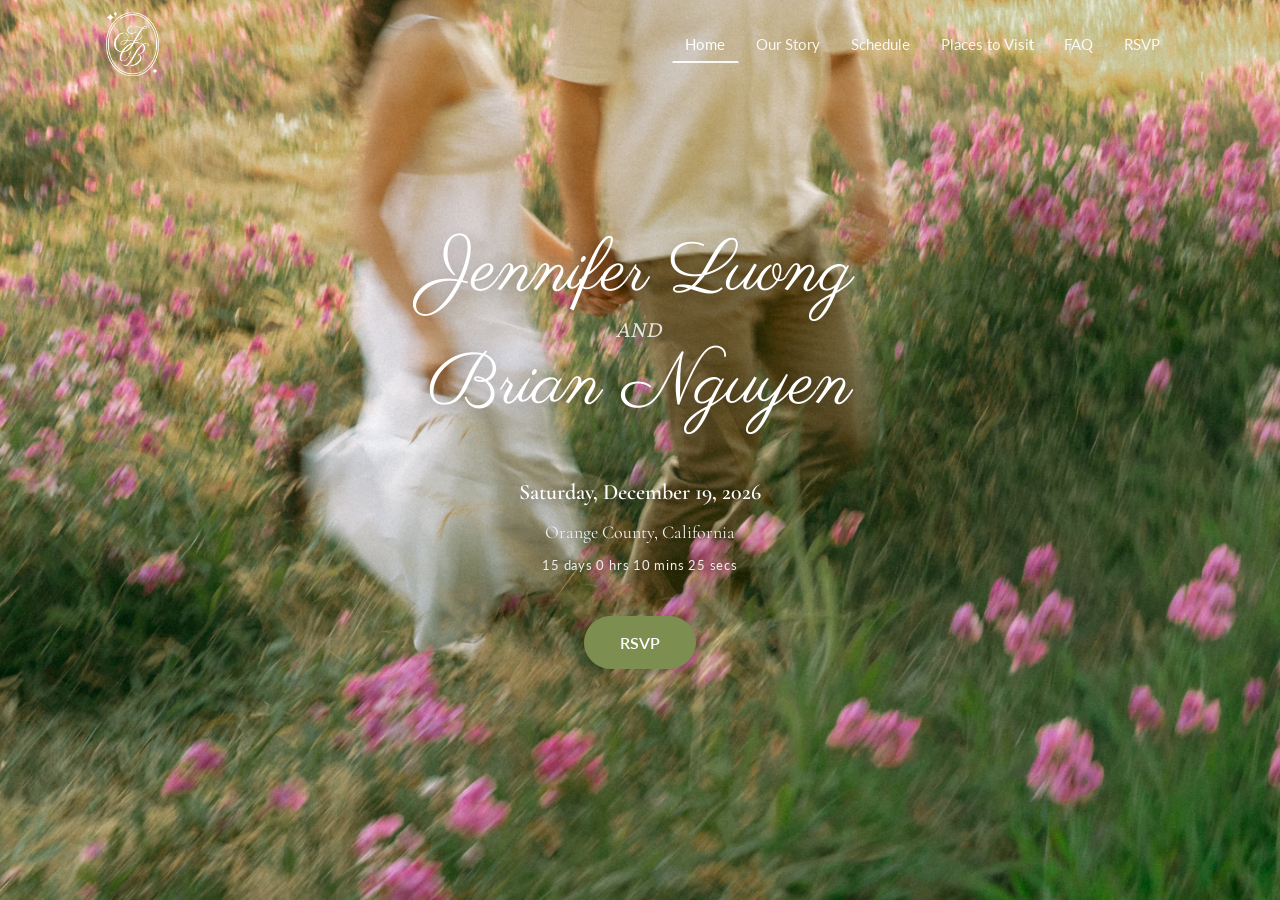
<file: index.html>
<!doctype html>
<html lang="en">
<head>
  <meta charset="utf-8">
  <meta name="viewport" content="width=device-width, initial-scale=1">
  <title>Jennifer & Brian's Wedding</title>
  <meta name="description" content="Jennifer and Brian's wedding details, story, schedule, frequently asked questions, and rsvp.">

  <!-- Social share preview -->
  <meta property="og:title" content="Jennifer & Brian's Wedding">
  <meta property="og:description" content="Jennifer and Brian's wedding details, story, schedule, FAQs, and RSVP.">
  <meta property="og:image" content="https://jen-and-brian.github.io/assets/images/DSC05276.jpg">
  <meta property="og:url" content="https://jen-and-brian.github.io">

  <link rel="preconnect" href="https://fonts.googleapis.com">
  <link rel="preconnect" href="https://fonts.gstatic.com" crossorigin>
  <link href="https://fonts.googleapis.com/css2?family=Cormorant+Garamond:wght@500;600;700&family=Crimson+Pro:wght@400;600&family=Dancing+Script:wght@600;700&family=Lato:wght@400;700&family=Parisienne&display=swap" rel="stylesheet">
  <link rel="stylesheet" href="assets/css/styles.css">
</head>

<body>
  <div class="page-hero page-hero--home">
    <header class="site-header">
      <div class="header-inner">
        <a class="wordmark" href="index.html"><img class="nav-logo" src="assets/images/logo.png" alt="J & B"></a>
        <button class="nav-toggle" data-nav-toggle aria-expanded="false" aria-controls="main-nav" aria-label="Menu">☰</button>
        <ul class="main-nav" id="main-nav" data-nav>
          <li><a class="active" href="index.html">Home</a></li>
          <li><a href="our-story/">Our Story</a></li>
          <li><a href="schedule/">Schedule</a></li>
          <li><a href="places-to-visit/">Places to Visit</a></li>
          <li><a href="faq/">FAQ</a></li>
          <li><a href="https://withjoy.com/jen-and-brian-2026/rsvp">RSVP</a></li>
        </ul>
      </div>
    </header>
    <div class="hero-content">
      <div class="hero-names">
        <p class="hero-name">Jennifer Luong</p>
        <p class="hero-ampersand">AND</p>
        <p class="hero-name">Brian Nguyen</p>
      </div>
      <div class="hero-details">
        <p class="home-date">Saturday, December 19, 2026</p>
        <p class="home-location">Orange County, California</p>
        <p class="home-countdown" data-countdown="2026-12-19T17:00:00"></p>
        <a class="button-rsvp" href="https://withjoy.com/jen-and-brian-2026/rsvp">RSVP</a>
      </div>
    </div>
  </div>

  <script src="assets/js/site.js" defer></script>
</body>
</html>
</file>
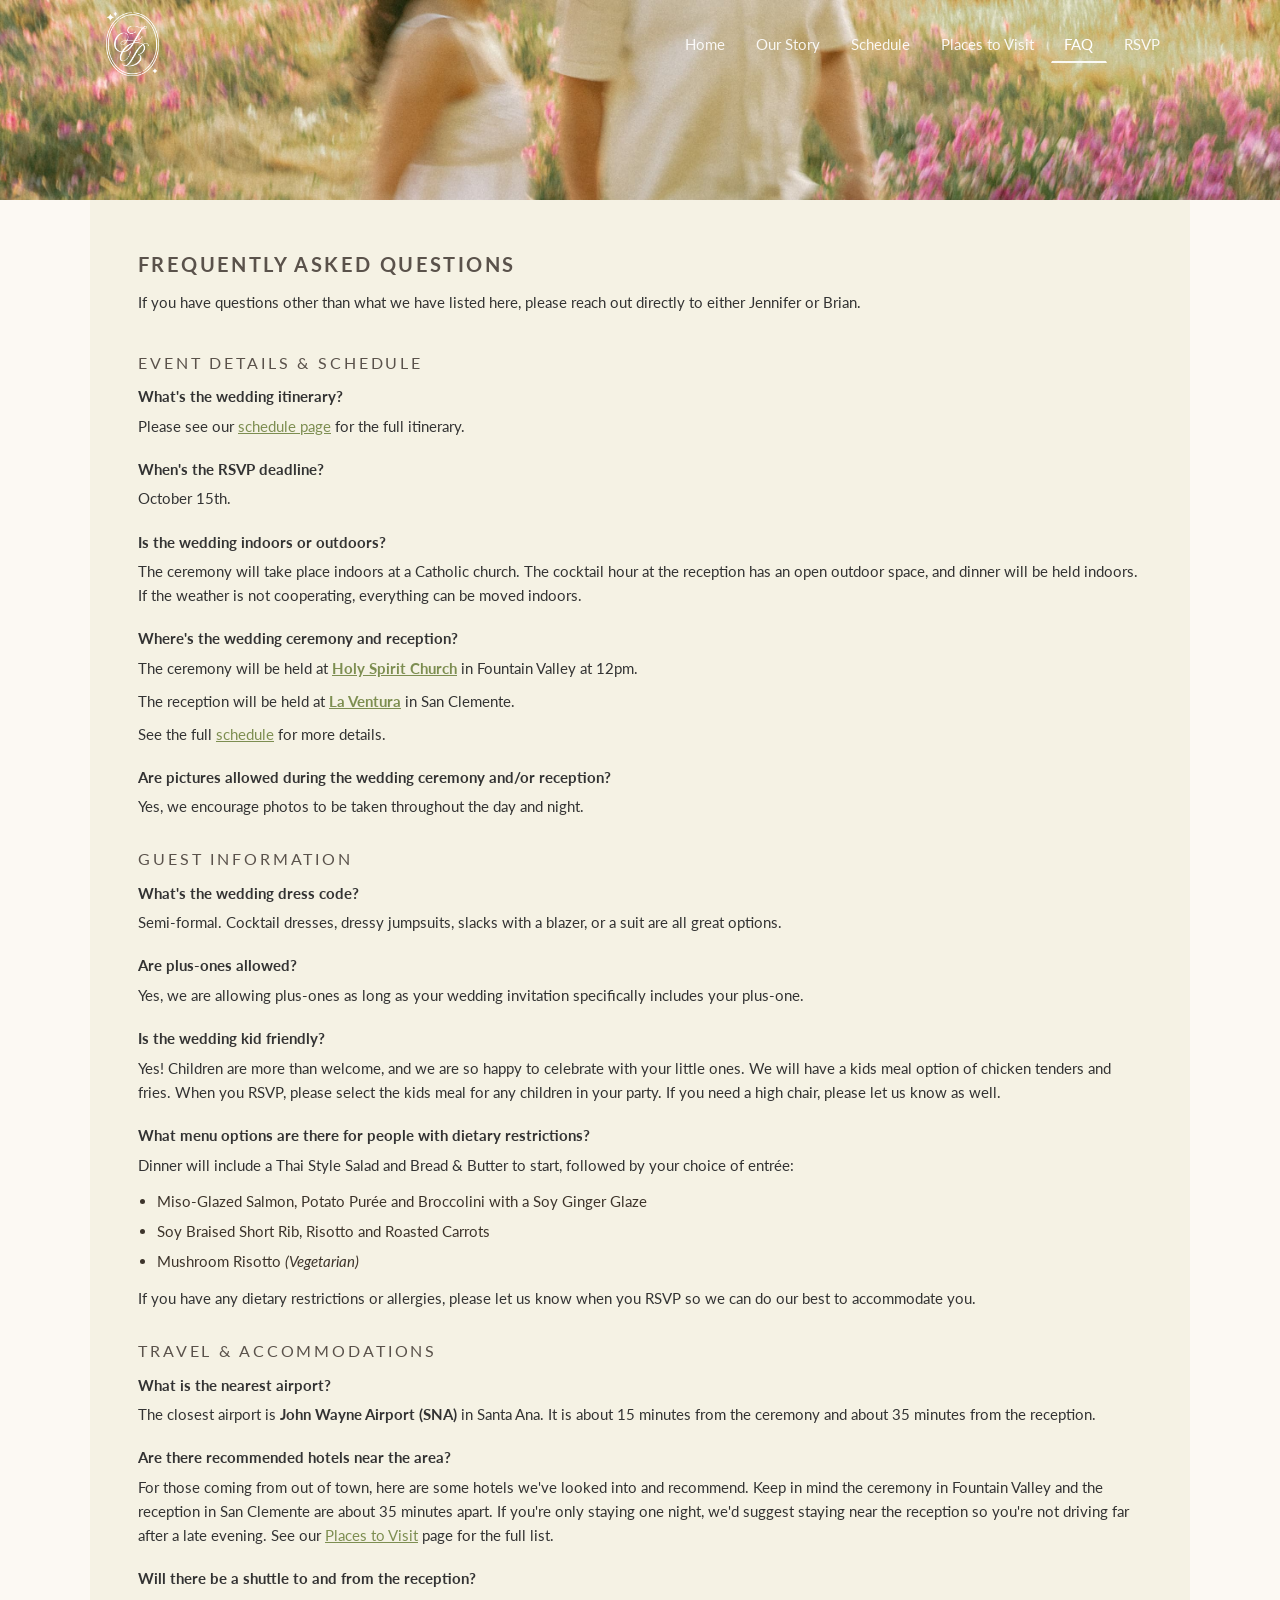
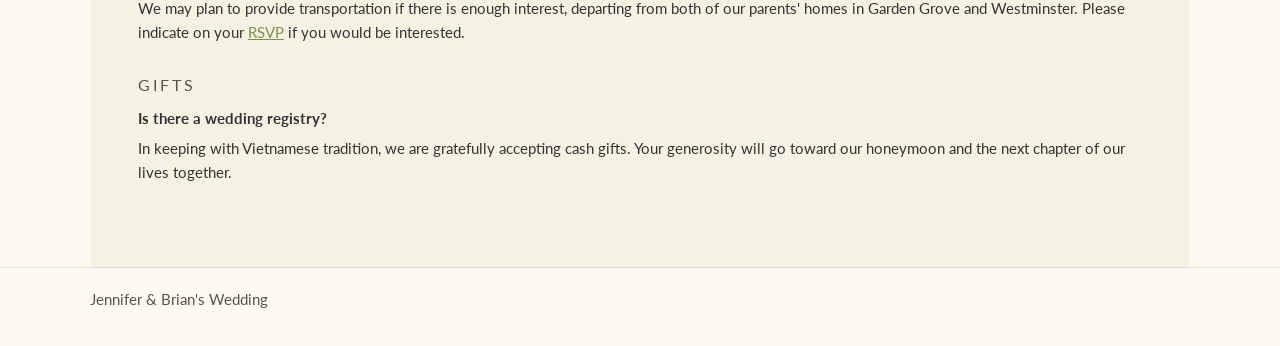
<file: faq/index.html>
<!doctype html>
<html lang="en">
<head>
  <meta charset="utf-8">
  <meta name="viewport" content="width=device-width, initial-scale=1">
  <title>FAQ | Jennifer & Brian's Wedding</title>
  <meta name="description" content="Frequently asked questions for Jennifer and Brian's wedding.">
  <link rel="preconnect" href="https://fonts.googleapis.com">
  <link rel="preconnect" href="https://fonts.gstatic.com" crossorigin>
  <link href="https://fonts.googleapis.com/css2?family=Cormorant+Garamond:wght@500;600;700&family=Dancing+Script:wght@600;700&family=Lato:wght@400;700&family=Parisienne&display=swap" rel="stylesheet">
  <link rel="stylesheet" href="../assets/css/styles.css">
</head>
<body>
  <div class="page-hero page-hero--minimal">
    <header class="site-header">
      <div class="header-inner">
        <a class="wordmark" href="../"><img class="nav-logo" src="../assets/images/logo.png" alt="J & B"></a>
        <button class="nav-toggle" data-nav-toggle aria-expanded="false" aria-controls="main-nav" aria-label="Menu">☰</button>
        <ul class="main-nav" id="main-nav" data-nav>
          <li><a href="../">Home</a></li>
          <li><a href="../our-story/">Our Story</a></li>
          <li><a href="../schedule/">Schedule</a></li>
          <li><a href="../places-to-visit/">Places to Visit</a></li>
          <li><a class="active" href="../faq/">FAQ</a></li>
          <li><a href="https://withjoy.com/jen-and-brian-2026/rsvp">RSVP</a></li>
        </ul>
      </div>
    </header>
  </div>

  <main class="page page-faq">
    <h1>Frequently Asked Questions</h1>
    <p class="qa-subtitle">If you have questions other than what we have listed here, please reach out directly to either Jennifer or Brian.</p>

    <section class="qa-list reveal" aria-label="Frequently asked questions">
      <h2 class="qa-category-title">Event Details & Schedule</h2>

      <article class="qa-entry">
        <p><strong>What's the wedding itinerary?</strong></p>
        <p class="qa-answer">Please see our <a href="../schedule/">schedule page</a> for the full itinerary.</p>
      </article>

      <article class="qa-entry">
        <p><strong>When's the RSVP deadline?</strong></p>
        <p class="qa-answer">October 15th.</p>
      </article>

      <article class="qa-entry">
        <p><strong>Is the wedding indoors or outdoors?</strong></p>
        <p class="qa-answer">The ceremony will take place indoors at a Catholic church. The cocktail hour at the reception has an open outdoor space, and dinner will be held indoors. If the weather is not cooperating, everything can be moved indoors.</p>
      </article>

      <article class="qa-entry">
        <p><strong>Where's the wedding ceremony and reception?</strong></p>
        <p class="qa-answer">The ceremony will be held at <a href="https://maps.google.com/?q=17101+Ward+St,+Fountain+Valley,+CA+92708" target="_blank"><strong>Holy Spirit Church</strong></a> in Fountain Valley at 12pm.</p>
        <p class="qa-answer">The reception will be held at <a href="https://maps.google.com/?q=2316+S+El+Camino+Real,+San+Clemente,+CA+92672" target="_blank"><strong>La Ventura</strong></a> in San Clemente.</p>
        <p class="qa-answer">See the full <a href="../schedule/">schedule</a> for more details.</p>
      </article>

      <article class="qa-entry">
        <p><strong>Are pictures allowed during the wedding ceremony and/or reception?</strong></p>
        <p class="qa-answer">Yes, we encourage photos to be taken throughout the day and night.</p>
      </article>

      <h2 class="qa-category-title">Guest Information</h2>

      <article class="qa-entry">
        <p><strong>What's the wedding dress code?</strong></p>
        <p class="qa-answer">Semi-formal. Cocktail dresses, dressy jumpsuits, slacks with a blazer, or a suit are all great options.</p>
      </article>

      <article class="qa-entry">
        <p><strong>Are plus-ones allowed?</strong></p>
        <p class="qa-answer">Yes, we are allowing plus-ones as long as your wedding invitation specifically includes your plus-one.</p>
      </article>

      <article class="qa-entry">
        <p><strong>Is the wedding kid friendly?</strong></p>
        <p class="qa-answer">Yes! Children are more than welcome, and we are so happy to celebrate with your little ones. We will have a kids meal option of chicken tenders and fries. When you RSVP, please select the kids meal for any children in your party. If you need a high chair, please let us know as well.</p>
      </article>

      <article class="qa-entry">
        <p><strong>What menu options are there for people with dietary restrictions?</strong></p>
        <p class="qa-answer">Dinner will include a Thai Style Salad and Bread &amp; Butter to start, followed by your choice of entrée:</p>
        <ul class="schedule-menu">
          <li>Miso-Glazed Salmon, Potato Purée and Broccolini with a Soy Ginger Glaze</li>
          <li>Soy Braised Short Rib, Risotto and Roasted Carrots</li>
          <li>Mushroom Risotto <em>(Vegetarian)</em></li>
        </ul>
        <p class="qa-answer">If you have any dietary restrictions or allergies, please let us know when you RSVP so we can do our best to accommodate you.</p>
      </article>

      <h2 class="qa-category-title">Travel & Accommodations</h2>

      <article class="qa-entry">
        <p><strong>What is the nearest airport?</strong></p>
        <p class="qa-answer">The closest airport is <strong>John Wayne Airport (SNA)</strong> in Santa Ana. It is about 15 minutes from the ceremony and about 35 minutes from the reception.</p>
      </article>

      <article class="qa-entry">
        <p><strong>Are there recommended hotels near the area?</strong></p>
        <p class="qa-answer">For those coming from out of town, here are some hotels we've looked into and recommend. Keep in mind the ceremony in Fountain Valley and the reception in San Clemente are about 35 minutes apart. If you're only staying one night, we'd suggest staying near the reception so you're not driving far after a late evening. See our <a href="../places-to-visit/">Places to Visit</a> page for the full list.</p>
      </article>

      <article class="qa-entry">
        <p><strong>Will there be a shuttle to and from the reception?</strong></p>
        <p class="qa-answer">We may plan to provide transportation if there is enough interest, departing from both of our parents' homes in Garden Grove and Westminster. Please indicate on your <a href="https://withjoy.com/jen-and-brian-2026/rsvp">RSVP</a> if you would be interested.</p>
      </article>

      <h2 class="qa-category-title">Gifts</h2>

      <article class="qa-entry">
        <p><strong>Is there a wedding registry?</strong></p>
        <p class="qa-answer">In keeping with Vietnamese tradition, we are gratefully accepting cash gifts. Your generosity will go toward our honeymoon and the next chapter of our lives together.</p>
      </article>
    </section>
  </main>

  <footer class="site-footer">
    <div class="footer-inner">
      <span>Jennifer & Brian's Wedding</span>
      <span class="page-visitor-note" data-visitor-count aria-live="polite"></span>
    </div>
  </footer>

  <script src="../assets/js/site.js" defer></script>
</body>
</html>
</file>
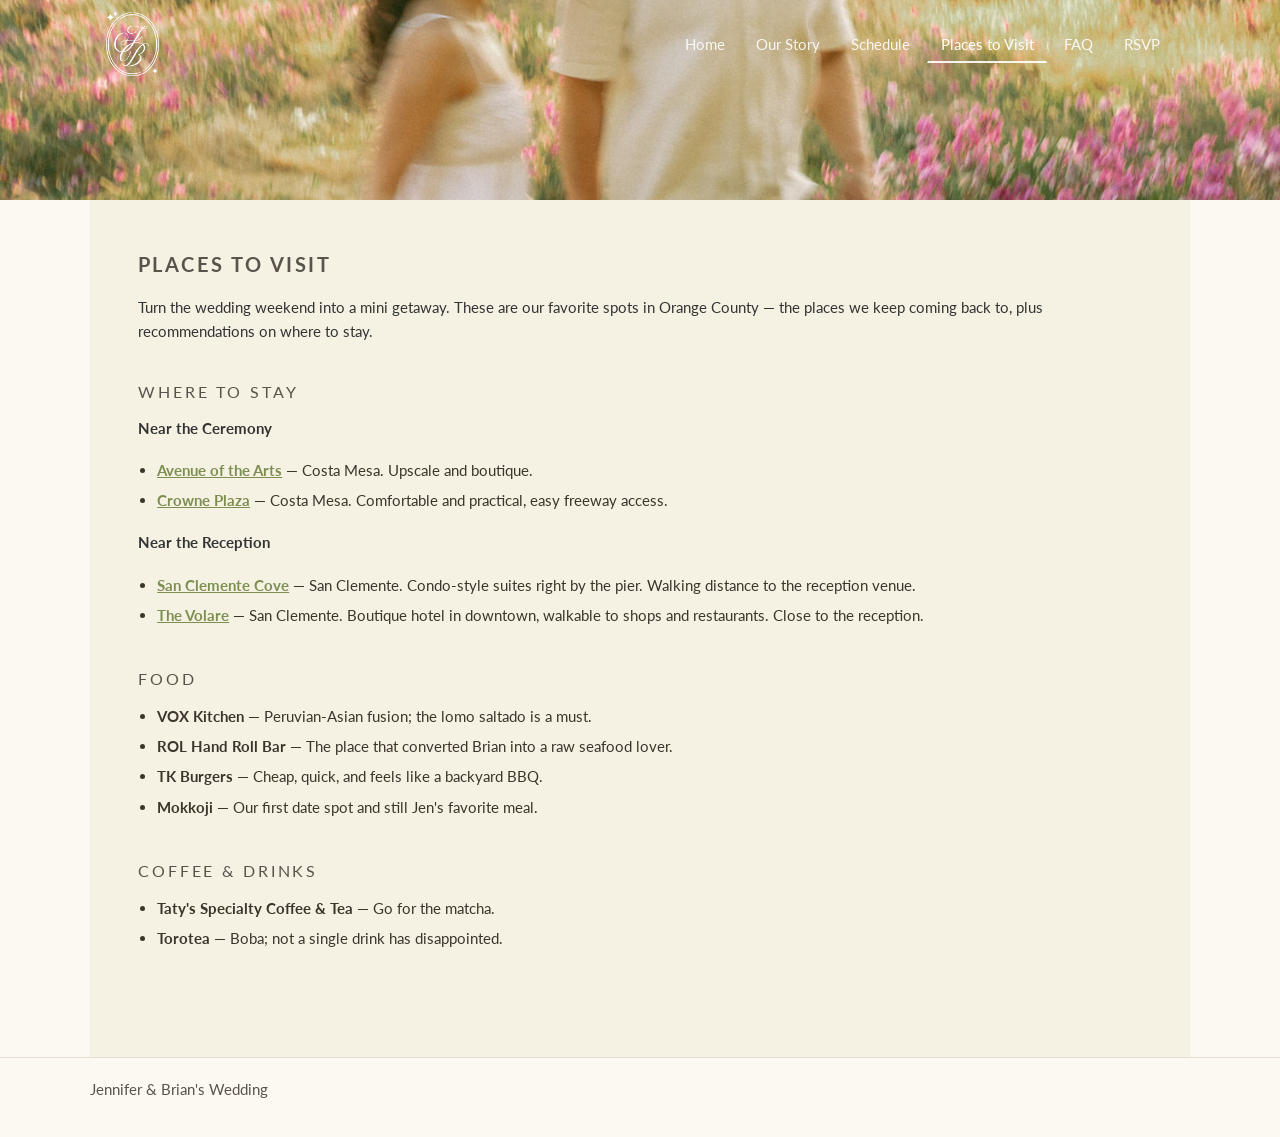
<file: places-to-visit/index.html>
<!doctype html>
<html lang="en">
<head>
  <meta charset="utf-8">
  <meta name="viewport" content="width=device-width, initial-scale=1">
  <title>Places to Visit | Jennifer & Brian's Wedding</title>
  <meta name="description" content="Local recommendations for your wedding weekend.">
  <link rel="preconnect" href="https://fonts.googleapis.com">
  <link rel="preconnect" href="https://fonts.gstatic.com" crossorigin>
  <link href="https://fonts.googleapis.com/css2?family=Cormorant+Garamond:wght@500;600;700&family=Dancing+Script:wght@600;700&family=Lato:wght@400;700&family=Parisienne&display=swap" rel="stylesheet">
  <link rel="stylesheet" href="../assets/css/styles.css">
</head>
<body>
  <div class="page-hero page-hero--minimal">
    <header class="site-header">
      <div class="header-inner">
        <a class="wordmark" href="../"><img class="nav-logo" src="../assets/images/logo.png" alt="J & B"></a>
        <button class="nav-toggle" data-nav-toggle aria-expanded="false" aria-controls="main-nav" aria-label="Menu">☰</button>
        <ul class="main-nav" id="main-nav" data-nav>
          <li><a href="../">Home</a></li>
          <li><a href="../our-story/">Our Story</a></li>
          <li><a href="../schedule/">Schedule</a></li>
          <li><a class="active" href="../places-to-visit/">Places to Visit</a></li>
          <li><a href="../faq/">FAQ</a></li>
          <li><a href="https://withjoy.com/jen-and-brian-2026/rsvp">RSVP</a></li>
        </ul>
      </div>
    </header>
  </div>

  <main class="page">
    <h1>Places to Visit</h1>
    <p>Turn the wedding weekend into a mini getaway. These are our favorite spots in Orange County — the places we keep coming back to, plus recommendations on where to stay.</p>

    <section class="section reveal">
      <h2 class="section-label">Where to Stay</h2>
      <p><strong>Near the Ceremony</strong></p>
      <ul class="place-list">
        <li><a href="https://www.avenueoftheartscostamesa.com/" target="_blank"><strong>Avenue of the Arts</strong></a> — Costa Mesa. Upscale and boutique.</li>
        <li><a href="https://www.ihg.com/crowneplaza/hotels/us/en/costa-mesa/snacp/hoteldetail" target="_blank"><strong>Crowne Plaza</strong></a> — Costa Mesa. Comfortable and practical, easy freeway access.</li>
      </ul>
      <p><strong>Near the Reception</strong></p>
      <ul class="place-list">
        <li><a href="https://www.sanclementecove.com/" target="_blank"><strong>San Clemente Cove</strong></a> — San Clemente. Condo-style suites right by the pier. Walking distance to the reception venue.</li>
        <li><a href="https://www.thevolare.com/" target="_blank"><strong>The Volare</strong></a> — San Clemente. Boutique hotel in downtown, walkable to shops and restaurants. Close to the reception.</li>
      </ul>
    </section>

    <section class="section reveal">
      <h2 class="section-label">Food</h2>
      <ul class="place-list">
        <li><strong>VOX Kitchen</strong> — Peruvian-Asian fusion; the lomo saltado is a must.</li>
        <li><strong>ROL Hand Roll Bar</strong> — The place that converted Brian into a raw seafood lover.</li>
        <li><strong>TK Burgers</strong> — Cheap, quick, and feels like a backyard BBQ.</li>
        <li><strong>Mokkoji</strong> — Our first date spot and still Jen's favorite meal.</li>
      </ul>
    </section>

    <section class="section reveal">
      <h2 class="section-label">Coffee &amp; Drinks</h2>
      <ul class="place-list">
        <li><strong>Taty's Specialty Coffee & Tea
</strong> — Go for the matcha.</li>
        <li><strong>Torotea</strong> — Boba; not a single drink has disappointed.</li>
      </ul>
    </section>
  </main>

  <footer class="site-footer">
    <div class="footer-inner">
      <span>Jennifer & Brian's Wedding</span>
      <span class="page-visitor-note" data-visitor-count aria-live="polite"></span>
    </div>
  </footer>

  <script src="../assets/js/site.js" defer></script>
</body>
</html>
</file>
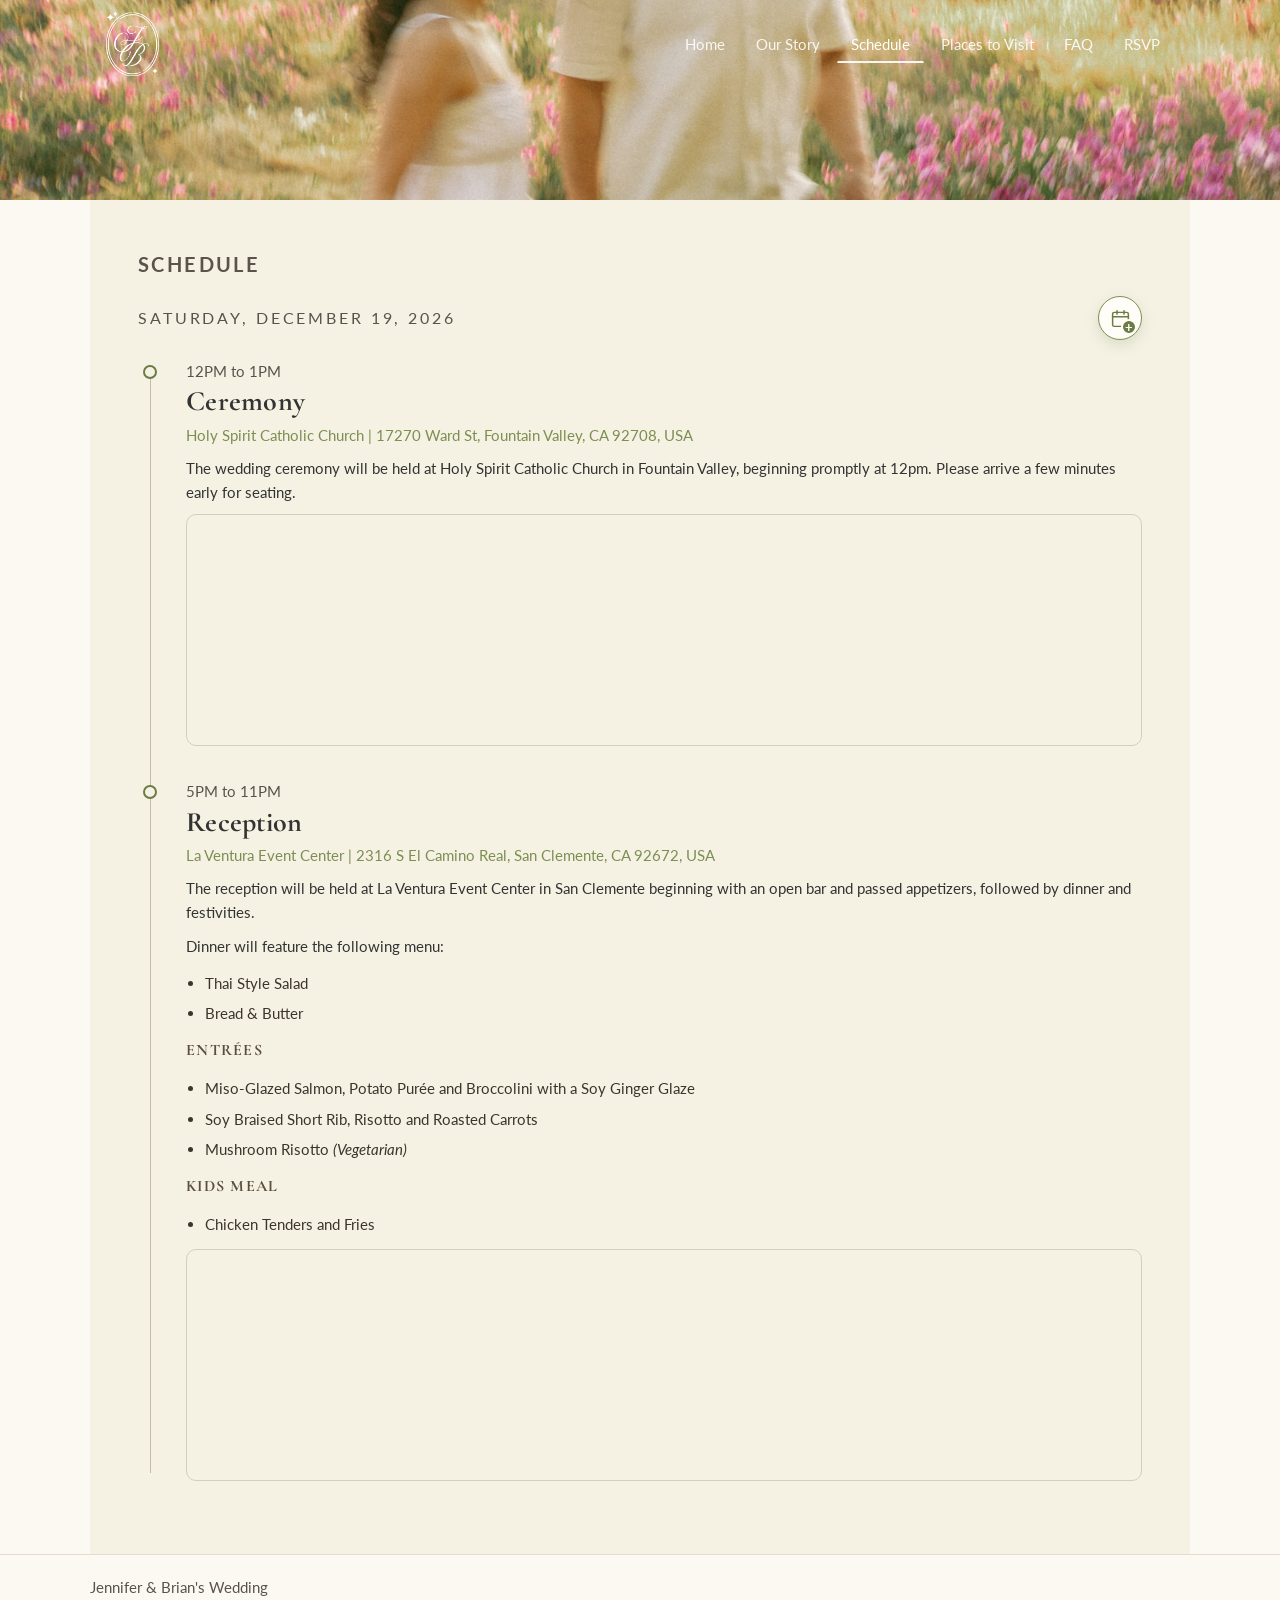
<file: schedule/index.html>
<!doctype html>
<html lang="en">
<head>
  <meta charset="utf-8">
  <meta name="viewport" content="width=device-width, initial-scale=1">
  <title>Schedule | Jennifer & Brian's Wedding</title>
  <meta name="description" content="Wedding weekend schedule for Jennifer and Brian.">
  <link rel="preconnect" href="https://fonts.googleapis.com">
  <link rel="preconnect" href="https://fonts.gstatic.com" crossorigin>
  <link href="https://fonts.googleapis.com/css2?family=Cormorant+Garamond:wght@500;600;700&family=Dancing+Script:wght@600;700&family=Lato:wght@400;700&family=Parisienne&display=swap" rel="stylesheet">
  <link rel="stylesheet" href="../assets/css/styles.css">
</head>
<body>
  <div class="page-hero page-hero--minimal">
    <header class="site-header">
      <div class="header-inner">
        <a class="wordmark" href="../"><img class="nav-logo" src="../assets/images/logo.png" alt="J & B"></a>
        <button class="nav-toggle" data-nav-toggle aria-expanded="false" aria-controls="main-nav" aria-label="Menu">☰</button>
        <ul class="main-nav" id="main-nav" data-nav>
          <li><a href="../">Home</a></li>
          <li><a href="../our-story/">Our Story</a></li>
          <li><a class="active" href="../schedule/">Schedule</a></li>
          <li><a href="../places-to-visit/">Places to Visit</a></li>
          <li><a href="../faq/">FAQ</a></li>
          <li><a href="https://withjoy.com/jen-and-brian-2026/rsvp">RSVP</a></li>
        </ul>
      </div>
    </header>
  </div>

  <main class="page">
    <h1>Schedule</h1>
    <section class="schedule-day reveal">
      <div class="schedule-day-heading">
        <p class="schedule-day-label">Saturday, December 19, 2026</p>
        <a class="schedule-calendar-action" href="https://calendar.google.com/calendar/render?action=TEMPLATE&text=Jennifer+%26+Brian%27s+Wedding&dates=20261219/20261220&details=Ceremony%3A+12PM+to+1PM+at+Holy+Spirit+Catholic+Church%2C+17270+Ward+St%2C+Fountain+Valley%2C+CA+92708%0AReception%3A+5PM+to+11PM+at+La+Ventura+Event+Center%2C+2316+S+El+Camino+Real%2C+San+Clemente%2C+CA+92672%0A%0AWebsite%3A+https%3A%2F%2Fjen-and-brian.github.io%2F" target="_blank" rel="noopener noreferrer" aria-label="Add this special day to your calendar" title="Add this special day to your calendar">
          <svg class="schedule-calendar-icon" viewBox="0 0 24 24" aria-hidden="true" focusable="false">
            <rect x="3" y="5" width="18" height="16" rx="2"></rect>
            <path d="M8 3v4M16 3v4M3 10h18"></path>
          </svg>
          <span class="schedule-calendar-badge">+</span>
        </a>
      </div>

      <div class="schedule-timeline">
        <article class="schedule-item">
          <time class="schedule-time" datetime="2026-12-19T12:00">12PM to 1PM</time>
          <h3 class="schedule-title">Ceremony</h3>
          <p class="schedule-address">Holy Spirit Catholic Church | 17270 Ward St, Fountain Valley, CA 92708, USA</p>
          <p>The wedding ceremony will be held at Holy Spirit Catholic Church in Fountain Valley, beginning promptly at 12pm. Please arrive a few minutes early for seating.</p>
          <div class="schedule-map-wrap">
            <iframe title="Map to Holy Spirit Catholic Church" src="https://www.google.com/maps?q=17270+Ward+St,+Fountain+Valley,+CA+92708&output=embed" loading="lazy" referrerpolicy="no-referrer-when-downgrade"></iframe>
          </div>
        </article>

        <article class="schedule-item">
          <time class="schedule-time" datetime="2026-12-19T17:00">5PM to 11PM</time>
          <h3 class="schedule-title">Reception</h3>
          <p class="schedule-address">La Ventura Event Center | 2316 S El Camino Real, San Clemente, CA 92672, USA</p>
          <p>The reception will be held at La Ventura Event Center in San Clemente beginning with an open bar and passed appetizers, followed by dinner and festivities.</p>
          <p>Dinner will feature the following menu:</p>
          <ul class="schedule-menu">
            <li>Thai Style Salad</li>
            <li>Bread &amp; Butter</li>
          </ul>
          <p class="schedule-menu-heading">Entrées</p>
          <ul class="schedule-menu">
            <li>Miso-Glazed Salmon, Potato Purée and Broccolini with a Soy Ginger Glaze</li>
            <li>Soy Braised Short Rib, Risotto and Roasted Carrots</li>
            <li>Mushroom Risotto <em>(Vegetarian)</em></li>
          </ul>
          <p class="schedule-menu-heading">Kids Meal</p>
          <ul class="schedule-menu">
            <li>Chicken Tenders and Fries</li>
          </ul>
          <div class="schedule-map-wrap">
            <iframe title="Map to La Ventura Event Center" src="https://www.google.com/maps?q=2316+S+El+Camino+Real,+San+Clemente,+CA+92672&output=embed" loading="lazy" referrerpolicy="no-referrer-when-downgrade"></iframe>
          </div>
        </article>
      </div>
    </section>
  </main>

  <footer class="site-footer">
    <div class="footer-inner">
      <span>Jennifer & Brian's Wedding</span>
      <span class="page-visitor-note" data-visitor-count aria-live="polite"></span>
    </div>
  </footer>

  <script src="../assets/js/site.js" defer></script>
</body>
</html>
</file>
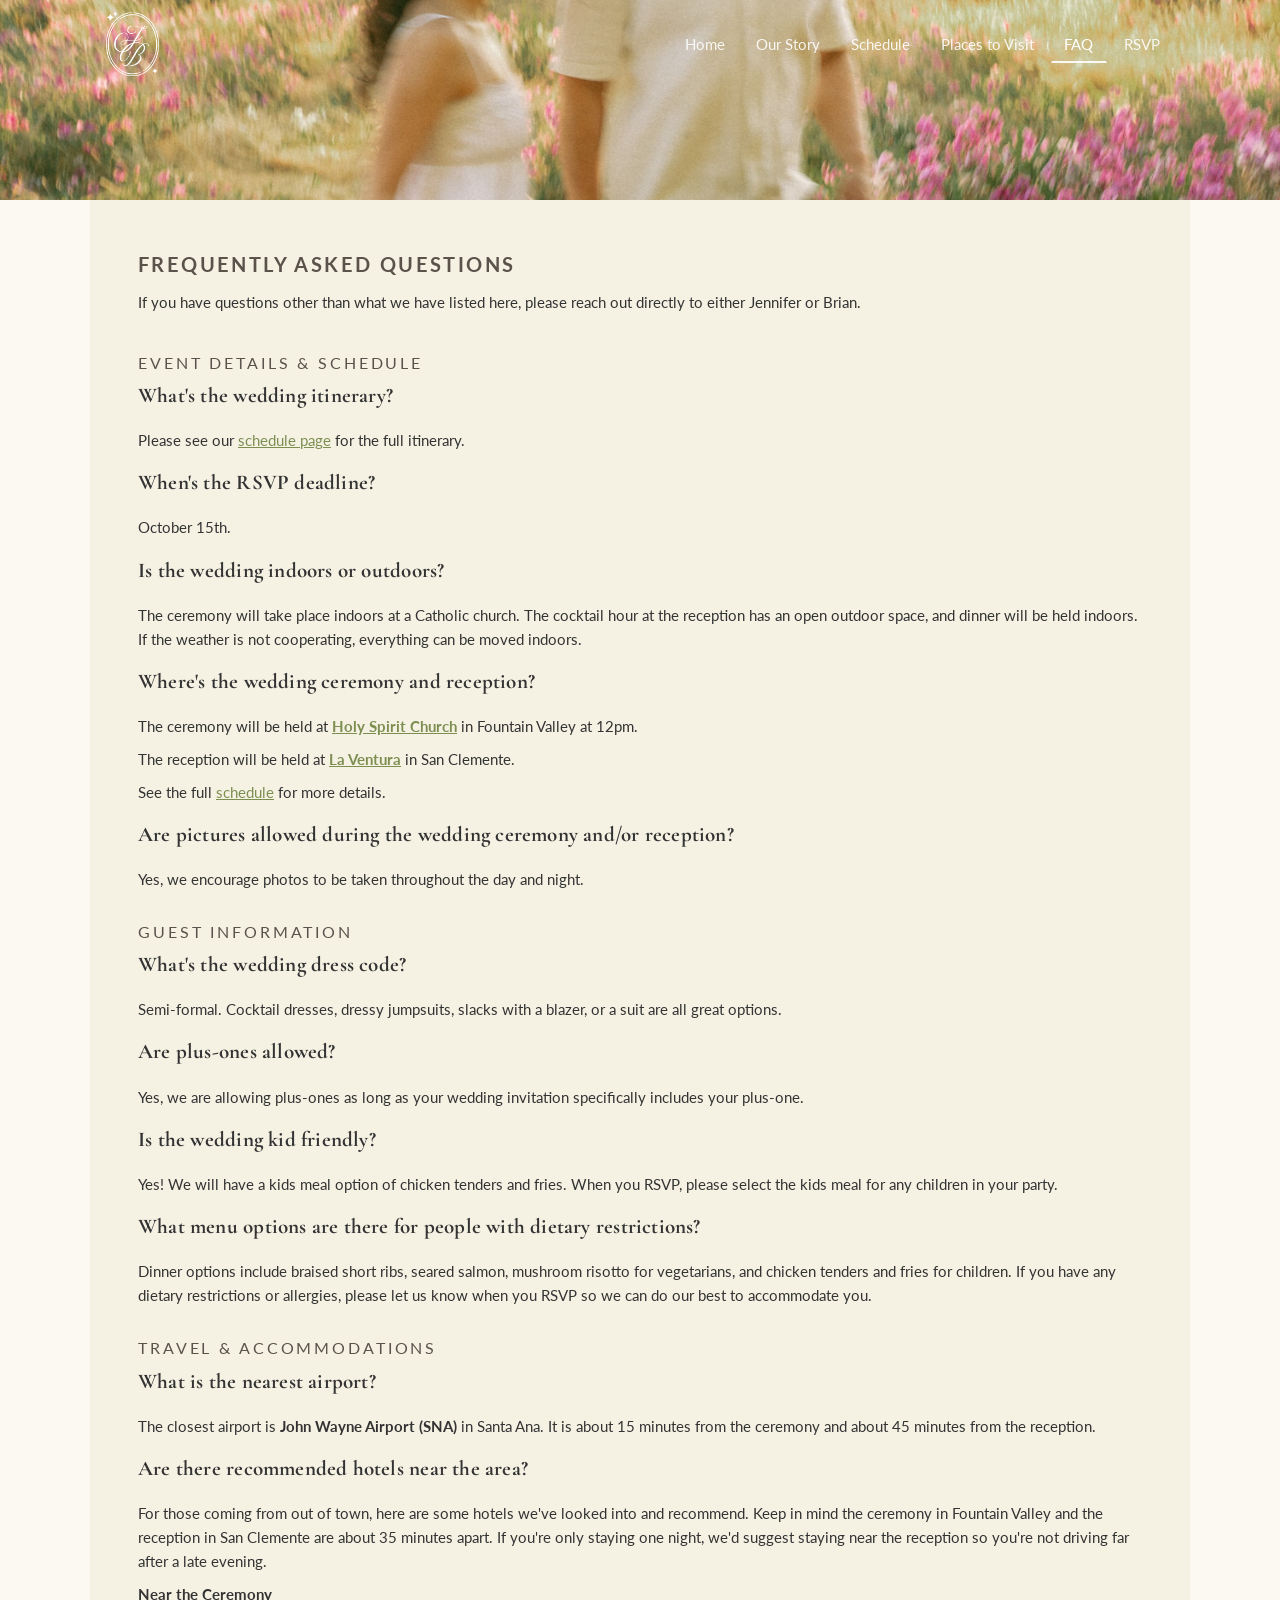
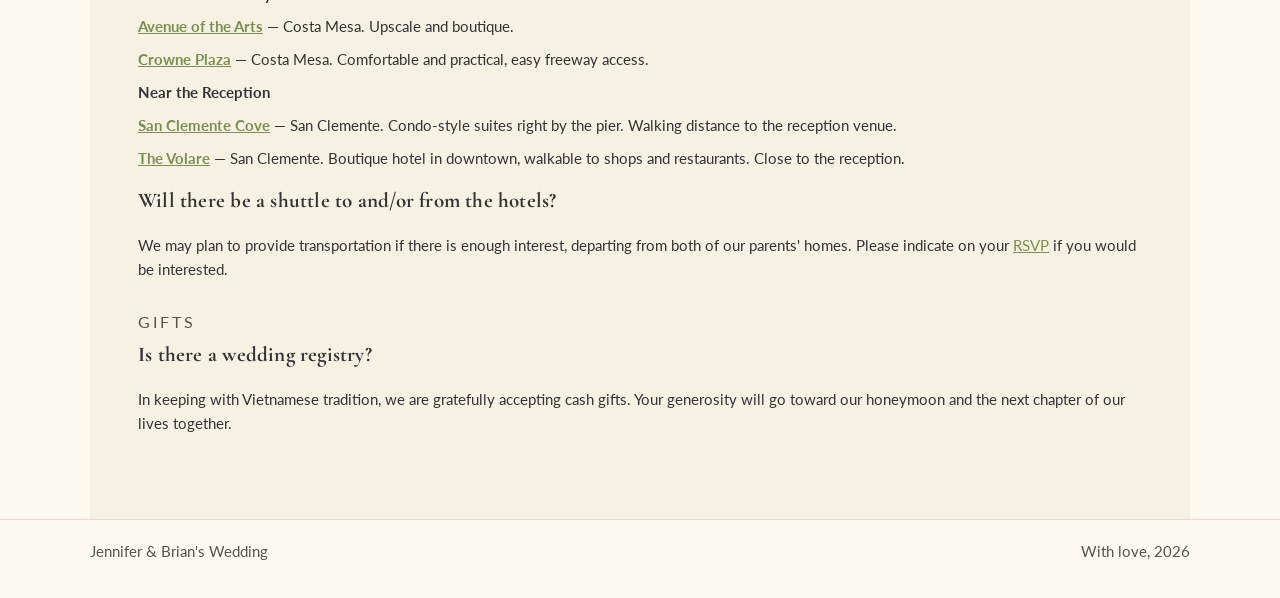
<file: faq.html>
<!doctype html>
<html lang="en">
<head>
  <meta charset="utf-8">
  <meta name="viewport" content="width=device-width, initial-scale=1">
  <title>FAQ | Jennifer & Brian's Wedding</title>
  <meta name="description" content="Frequently asked questions for Jennifer and Brian's wedding.">
  <link rel="preconnect" href="https://fonts.googleapis.com">
  <link rel="preconnect" href="https://fonts.gstatic.com" crossorigin>
  <link href="https://fonts.googleapis.com/css2?family=Cormorant+Garamond:wght@500;600;700&family=Dancing+Script:wght@600;700&family=Lato:wght@400;700&family=Parisienne&display=swap" rel="stylesheet">
  <link rel="stylesheet" href="assets/css/styles.css">
</head>
<body>
  <div class="page-hero page-hero--minimal">
    <header class="site-header">
      <div class="header-inner">
        <a class="wordmark" href="index.html"><img class="nav-logo" src="assets/images/logo.png" alt="J & B"></a>
        <button class="nav-toggle" data-nav-toggle aria-expanded="false" aria-controls="main-nav" aria-label="Menu">☰</button>
        <ul class="main-nav" id="main-nav" data-nav>
          <li><a href="index.html">Home</a></li>
          <li><a href="our-story.html">Our Story</a></li>
          <li><a href="schedule.html">Schedule</a></li>
          <li><a href="places-to-visit.html">Places to Visit</a></li>
          <li><a class="active" href="faq.html">FAQ</a></li>
          <li><a href="https://withjoy.com/jen-and-brian-2026/rsvp">RSVP</a></li>
        </ul>
      </div>
    </header>
  </div>

  <main class="page page-faq">
    <h1>Frequently Asked Questions</h1>
    <p class="qa-subtitle">If you have questions other than what we have listed here, please reach out directly to either Jennifer or Brian.</p>

    <section class="qa-list reveal" aria-label="Frequently asked questions">
      <h2 class="qa-category-title">Event Details & Schedule</h2>

      <article class="qa-entry">
        <h3 class="qa-question">What's the wedding itinerary?</h3>
        <p class="qa-answer">Please see our <a href="schedule.html">schedule page</a> for the full itinerary.</p>
      </article>

      <article class="qa-entry">
        <h3 class="qa-question">When's the RSVP deadline?</h3>
        <p class="qa-answer">October 15th.</p>
      </article>

      <article class="qa-entry">
        <h3 class="qa-question">Is the wedding indoors or outdoors?</h3>
        <p class="qa-answer">The ceremony will take place indoors at a Catholic church. The cocktail hour at the reception has an open outdoor space, and dinner will be held indoors. If the weather is not cooperating, everything can be moved indoors.</p>
      </article>

      <article class="qa-entry">
        <h3 class="qa-question">Where's the wedding ceremony and reception?</h3>
        <p class="qa-answer">The ceremony will be held at <a href="https://maps.google.com/?q=17101+Ward+St,+Fountain+Valley,+CA+92708" target="_blank"><strong>Holy Spirit Church</strong></a> in Fountain Valley at 12pm.</p>
        <p class="qa-answer">The reception will be held at <a href="https://maps.google.com/?q=2316+S+El+Camino+Real,+San+Clemente,+CA+92672" target="_blank"><strong>La Ventura</strong></a> in San Clemente.</p>
        <p class="qa-answer">See the full <a href="schedule.html">schedule</a> for more details.</p>
      </article>

      <article class="qa-entry">
        <h3 class="qa-question">Are pictures allowed during the wedding ceremony and/or reception?</h3>
        <p class="qa-answer">Yes, we encourage photos to be taken throughout the day and night.</p>
      </article>

      <h2 class="qa-category-title">Guest Information</h2>

      <article class="qa-entry">
        <h3 class="qa-question">What's the wedding dress code?</h3>
        <p class="qa-answer">Semi-formal. Cocktail dresses, dressy jumpsuits, slacks with a blazer, or a suit are all great options.</p>
      </article>

      <article class="qa-entry">
        <h3 class="qa-question">Are plus-ones allowed?</h3>
        <p class="qa-answer">Yes, we are allowing plus-ones as long as your wedding invitation specifically includes your plus-one.</p>
      </article>

      <article class="qa-entry">
        <h3 class="qa-question">Is the wedding kid friendly?</h3>
        <p class="qa-answer">Yes! We will have a kids meal option of chicken tenders and fries. When you RSVP, please select the kids meal for any children in your party.</p>
      </article>

      <article class="qa-entry">
        <h3 class="qa-question">What menu options are there for people with dietary restrictions?</h3>
        <p class="qa-answer">Dinner options include braised short ribs, seared salmon, mushroom risotto for vegetarians, and chicken tenders and fries for children. If you have any dietary restrictions or allergies, please let us know when you RSVP so we can do our best to accommodate you.</p>
      </article>

      <h2 class="qa-category-title">Travel & Accommodations</h2>

      <article class="qa-entry">
        <h3 class="qa-question">What is the nearest airport?</h3>
        <p class="qa-answer">The closest airport is <strong>John Wayne Airport (SNA)</strong> in Santa Ana. It is about 15 minutes from the ceremony and about 45 minutes from the reception.</p>
      </article>

      <article class="qa-entry">
        <h3 class="qa-question">Are there recommended hotels near the area?</h3>
        <p class="qa-answer">For those coming from out of town, here are some hotels we've looked into and recommend. Keep in mind the ceremony in Fountain Valley and the reception in San Clemente are about 35 minutes apart. If you're only staying one night, we'd suggest staying near the reception so you're not driving far after a late evening.</p>

        <p class="qa-answer"><strong>Near the Ceremony</strong></p>
        <p class="qa-answer"><a href="https://www.avenueoftheartscostamesa.com" target="_blank"><strong>Avenue of the Arts</strong></a> — Costa Mesa. Upscale and boutique.</p>
        <p class="qa-answer"><a href="https://www.ihg.com/crowneplaza/hotels/us/en/costa-mesa/snacp/hoteldetail" target="_blank"><strong>Crowne Plaza</strong></a> — Costa Mesa. Comfortable and practical, easy freeway access.</p>

        <p class="qa-answer"><strong>Near the Reception</strong></p>
        <p class="qa-answer"><a href="https://www.sanclementecove.com" target="_blank"><strong>San Clemente Cove</strong></a> — San Clemente. Condo-style suites right by the pier. Walking distance to the reception venue.</p>
        <p class="qa-answer"><a href="https://www.thevolare.com" target="_blank"><strong>The Volare</strong></a> — San Clemente. Boutique hotel in downtown, walkable to shops and restaurants. Close to the reception.</p>
      </article>

      <article class="qa-entry">
        <h3 class="qa-question">Will there be a shuttle to and/or from the hotels?</h3>
        <p class="qa-answer">We may plan to provide transportation if there is enough interest, departing from both of our parents' homes. Please indicate on your <a href="https://withjoy.com/jen-and-brian-2026/rsvp">RSVP</a> if you would be interested.</p>
      </article>

      <h2 class="qa-category-title">Gifts</h2>

      <article class="qa-entry">
        <h3 class="qa-question">Is there a wedding registry?</h3>
        <p class="qa-answer">In keeping with Vietnamese tradition, we are gratefully accepting cash gifts. Your generosity will go toward our honeymoon and the next chapter of our lives together.</p>
      </article>
    </section>
  </main>

  <footer class="site-footer">
    <div class="footer-inner">
      <span>Jennifer & Brian's Wedding</span>
      <span>With love, <span data-year></span></span>
    </div>
  </footer>

  <script src="assets/js/site.js" defer></script>
</body>
</html>
</file>
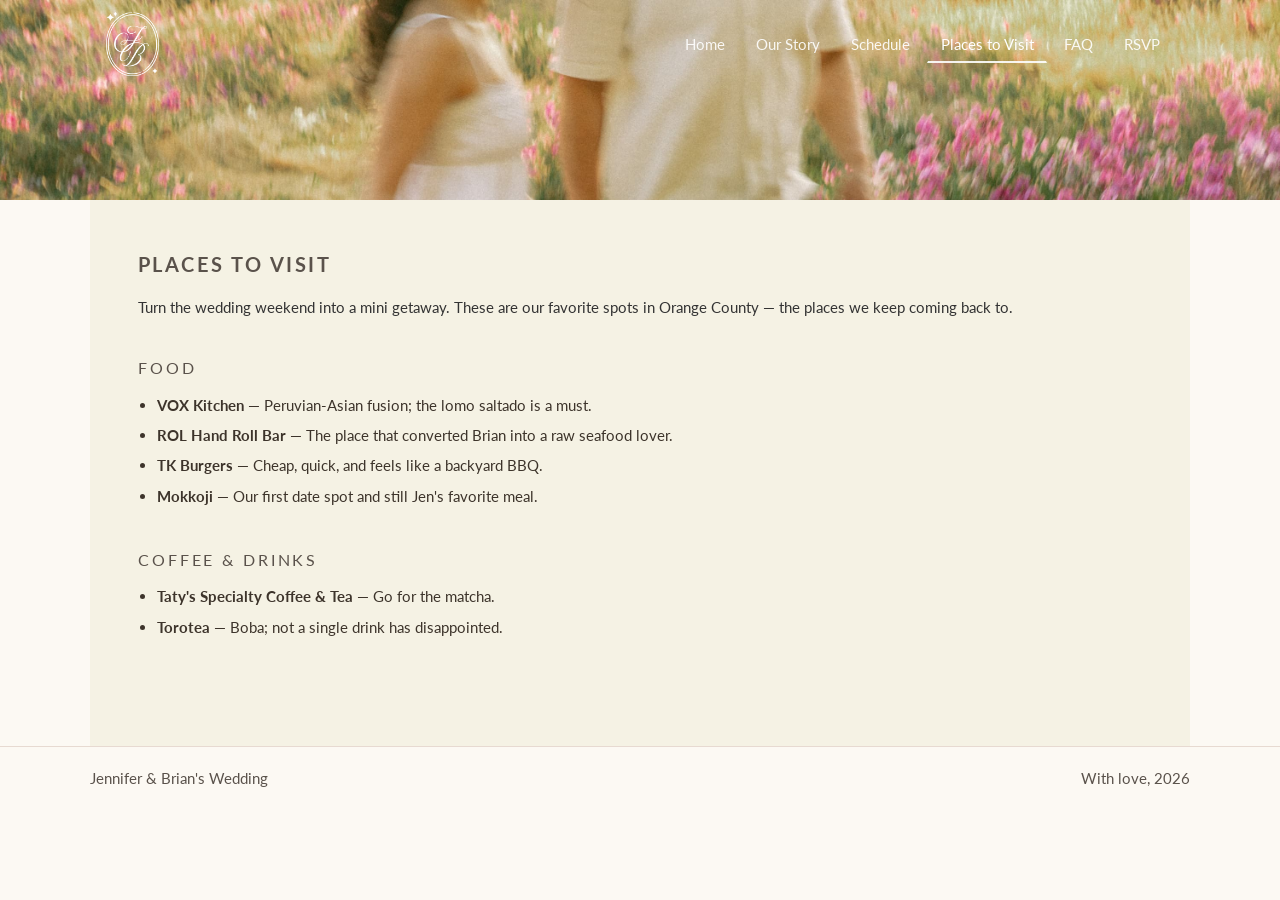
<file: places-to-visit.html>
<!doctype html>
<html lang="en">
<head>
  <meta charset="utf-8">
  <meta name="viewport" content="width=device-width, initial-scale=1">
  <title>Places to Visit | Jennifer & Brian's Wedding</title>
  <meta name="description" content="Local recommendations for your wedding weekend.">
  <link rel="preconnect" href="https://fonts.googleapis.com">
  <link rel="preconnect" href="https://fonts.gstatic.com" crossorigin>
  <link href="https://fonts.googleapis.com/css2?family=Cormorant+Garamond:wght@500;600;700&family=Dancing+Script:wght@600;700&family=Lato:wght@400;700&family=Parisienne&display=swap" rel="stylesheet">
  <link rel="stylesheet" href="assets/css/styles.css">
</head>
<body>
  <div class="page-hero page-hero--minimal">
    <header class="site-header">
      <div class="header-inner">
        <a class="wordmark" href="index.html"><img class="nav-logo" src="assets/images/logo.png" alt="J & B"></a>
        <button class="nav-toggle" data-nav-toggle aria-expanded="false" aria-controls="main-nav" aria-label="Menu">☰</button>
        <ul class="main-nav" id="main-nav" data-nav>
          <li><a href="index.html">Home</a></li>
          <li><a href="our-story.html">Our Story</a></li>
          <li><a href="schedule.html">Schedule</a></li>
          <li><a class="active" href="places-to-visit.html">Places to Visit</a></li>
          <li><a href="faq.html">FAQ</a></li>
          <li><a href="https://withjoy.com/jen-and-brian-2026/rsvp">RSVP</a></li>
        </ul>
      </div>
    </header>
  </div>

  <main class="page">
    <h1>Places to Visit</h1>
    <p>Turn the wedding weekend into a mini getaway. These are our favorite spots in Orange County — the places we keep coming back to.</p>

    <section class="section reveal">
      <h2 class="section-label">Food</h2>
      <ul class="place-list">
        <li><strong>VOX Kitchen</strong> — Peruvian-Asian fusion; the lomo saltado is a must.</li>
        <li><strong>ROL Hand Roll Bar</strong> — The place that converted Brian into a raw seafood lover.</li>
        <li><strong>TK Burgers</strong> — Cheap, quick, and feels like a backyard BBQ.</li>
        <li><strong>Mokkoji</strong> — Our first date spot and still Jen's favorite meal.</li>
      </ul>
    </section>

    <section class="section reveal">
      <h2 class="section-label">Coffee &amp; Drinks</h2>
      <ul class="place-list">
        <li><strong>Taty's Specialty Coffee & Tea
</strong> — Go for the matcha.</li>
        <li><strong>Torotea</strong> — Boba; not a single drink has disappointed.</li>
      </ul>
    </section>
  </main>

  <footer class="site-footer">
    <div class="footer-inner">
      <span>Jennifer & Brian's Wedding</span>
      <span>With love, <span data-year></span></span>
    </div>
  </footer>

  <script src="assets/js/site.js" defer></script>
</body>
</html>
</file>
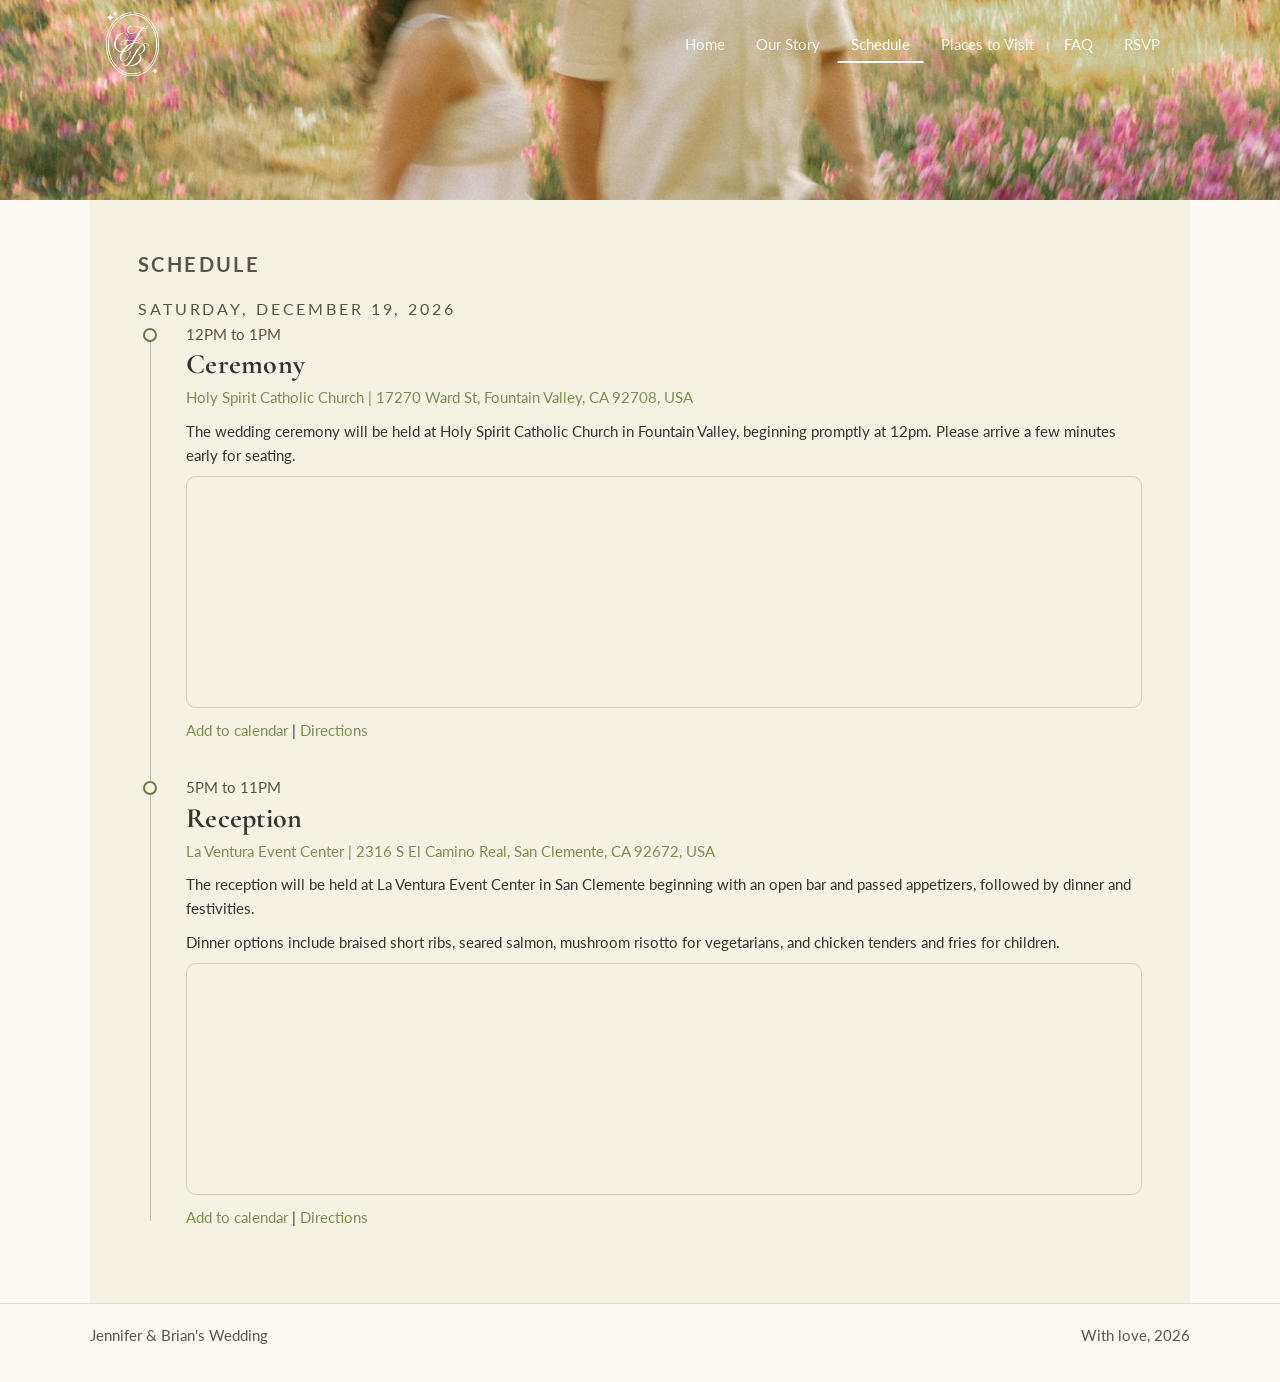
<file: schedule.html>
<!doctype html>
<html lang="en">
<head>
  <meta charset="utf-8">
  <meta name="viewport" content="width=device-width, initial-scale=1">
  <title>Schedule | Jennifer & Brian's Wedding</title>
  <meta name="description" content="Wedding weekend schedule for Jennifer and Brian.">
  <link rel="preconnect" href="https://fonts.googleapis.com">
  <link rel="preconnect" href="https://fonts.gstatic.com" crossorigin>
  <link href="https://fonts.googleapis.com/css2?family=Cormorant+Garamond:wght@500;600;700&family=Dancing+Script:wght@600;700&family=Lato:wght@400;700&family=Parisienne&display=swap" rel="stylesheet">
  <link rel="stylesheet" href="assets/css/styles.css">
</head>
<body>
  <div class="page-hero page-hero--minimal">
    <header class="site-header">
      <div class="header-inner">
        <a class="wordmark" href="index.html"><img class="nav-logo" src="assets/images/logo.png" alt="J & B"></a>
        <button class="nav-toggle" data-nav-toggle aria-expanded="false" aria-controls="main-nav" aria-label="Menu">☰</button>
        <ul class="main-nav" id="main-nav" data-nav>
          <li><a href="index.html">Home</a></li>
          <li><a href="our-story.html">Our Story</a></li>
          <li><a class="active" href="schedule.html">Schedule</a></li>
          <li><a href="places-to-visit.html">Places to Visit</a></li>
          <li><a href="faq.html">FAQ</a></li>
          <li><a href="https://withjoy.com/jen-and-brian-2026/rsvp">RSVP</a></li>
        </ul>
      </div>
    </header>
  </div>

  <main class="page">
    <h1>Schedule</h1>
    <section class="schedule-day reveal">
      <p class="schedule-day-label">Saturday, December 19, 2026</p>

      <div class="schedule-timeline">
        <article class="schedule-item">
          <time class="schedule-time" datetime="2026-12-19T12:00">12PM to 1PM</time>
          <h3 class="schedule-title">Ceremony</h3>
          <p class="schedule-address">Holy Spirit Catholic Church | 17270 Ward St, Fountain Valley, CA 92708, USA</p>
          <p>The wedding ceremony will be held at Holy Spirit Catholic Church in Fountain Valley, beginning promptly at 12pm. Please arrive a few minutes early for seating.</p>
          <div class="schedule-map-wrap">
            <iframe title="Map to Holy Spirit Catholic Church" src="https://www.google.com/maps?q=17270+Ward+St,+Fountain+Valley,+CA+92708&output=embed" loading="lazy" referrerpolicy="no-referrer-when-downgrade"></iframe>
          </div>
          <p class="schedule-actions">
            <a href="https://calendar.google.com/calendar/render?action=TEMPLATE&text=Ceremony+-+Holy+Spirit+Catholic+Church&dates=20261219T200000Z/20261219T210000Z&location=17270+Ward+St,+Fountain+Valley,+CA+92708" target="_blank" rel="noopener noreferrer">Add to calendar</a>
            <span>|</span>
            <a href="https://www.google.com/maps/search/?api=1&query=17270+Ward+St,+Fountain+Valley,+CA+92708" target="_blank" rel="noopener noreferrer">Directions</a>
          </p>
        </article>

        <article class="schedule-item">
          <time class="schedule-time" datetime="2026-12-19T17:00">5PM to 11PM</time>
          <h3 class="schedule-title">Reception</h3>
          <p class="schedule-address">La Ventura Event Center | 2316 S El Camino Real, San Clemente, CA 92672, USA</p>
          <p>The reception will be held at La Ventura Event Center in San Clemente beginning with an open bar and passed appetizers, followed by dinner and festivities.</p>
          <p>Dinner options include braised short ribs, seared salmon, mushroom risotto for vegetarians, and chicken tenders and fries for children.</p>
          <div class="schedule-map-wrap">
            <iframe title="Map to La Ventura Event Center" src="https://www.google.com/maps?q=2316+S+El+Camino+Real,+San+Clemente,+CA+92672&output=embed" loading="lazy" referrerpolicy="no-referrer-when-downgrade"></iframe>
          </div>
          <p class="schedule-actions">
            <a href="https://calendar.google.com/calendar/render?action=TEMPLATE&text=Reception+-+La+Ventura+Event+Center&dates=20261220T010000Z/20261220T060000Z&location=2316+S+El+Camino+Real,+San+Clemente,+CA+92672" target="_blank" rel="noopener noreferrer">Add to calendar</a>
            <span>|</span>
            <a href="https://www.google.com/maps/search/?api=1&query=2316+S+El+Camino+Real,+San+Clemente,+CA+92672" target="_blank" rel="noopener noreferrer">Directions</a>
          </p>
        </article>
      </div>
    </section>
  </main>

  <footer class="site-footer">
    <div class="footer-inner">
      <span>Jennifer & Brian's Wedding</span>
      <span>With love, <span data-year></span></span>
    </div>
  </footer>

  <script src="assets/js/site.js" defer></script>
</body>
</html>
</file>
<file: assets/css/styles.css>
:root {
  --bg-cream: #f5f2e4;
  --bg-sand: #fcf9f3;
  --bg-green: #e8f0e6;
  --paper: #fffdf7;
  --ink: #333333;
  --ink-muted: #5a524b;
  --brand: #7d8e51;
  --brand-dark: #6b7b43;
  --line: #dacbb5;
  --shadow: 0 10px 30px rgba(59, 42, 29, 0.08);
  --radius: 16px;
  --radius-sm: 10px;
  --max: 1100px;
}

* {
  box-sizing: border-box;
}

html,
body {
  margin: 0;
  padding: 0;
}

html {
  background: var(--bg-sand);
}

body {
  font-family: "Lato", "Segoe UI", sans-serif;
  font-size: 15px;
  color: #333333;
  background: var(--bg-sand);
  line-height: 1.6;
  animation: page-enter 220ms ease both;
}

@keyframes page-enter {
  from {
    opacity: 0;
    transform: translateY(-6px);
  }
  to {
    opacity: 1;
    transform: translateY(0);
  }
}

body.page-is-leaving {
  animation: page-leave 180ms ease both;
}

@keyframes page-leave {
  from {
    opacity: 1;
    transform: translateY(0);
  }
  to {
    opacity: 0;
    transform: translateY(8px);
  }
}

body.page-is-leaving {
  animation-name: page-leave;
}

img {
  max-width: 100%;
  height: auto;
}

a {
  color: #7d8e51;
}

a,
button {
  transition: transform 160ms ease, scale 160ms ease, background-color 160ms ease, color 160ms ease, border-color 160ms ease;
}

a:active,
button:active {
  scale: 0.97;
}

a,
button {
  transition-property: transform, scale, background-color, color, border-color;
}

p {
  font-size: inherit;
}

/* ---- Hero banner ---- */
.page-hero {
  position: relative;
  width: 100%;
  min-height: 280px;
  background-image: url('../images/DSC05276.jpg');
  background-size: cover;
  background-position: center top;
  overflow: hidden;
}

.page-hero--home {
  height: 100vh;
  display: flex;
  flex-direction: column;
  position: relative;
  background-attachment: fixed;
}


.page-hero::after {
  position: absolute;
  inset: 0;
  background: linear-gradient(to bottom, rgba(0,0,0,0.12) 0%, rgba(0,0,0,0.04) 60%, transparent 100%);
  pointer-events: none;
  z-index: 2;
}

.hero-names {
  position: relative;
  z-index: 3;
  display: flex;
  flex-direction: column;
  align-items: center;
  justify-content: center;
  padding: 0;
  text-align: center;
}

.hero-name {
  font-family: "Parisienne", cursive !important;
  font-weight: 400;
  font-size: 72px !important;
  color: #fff;
  margin: 0;
  line-height: 1.15;
  text-shadow: 0 2px 16px rgba(0, 0, 0, 0.28);
}

.hero-ampersand {
  font-family: "Crimson Pro", serif !important;
  font-weight: 400;
  font-style: italic;
  font-size: 24px !important;
  color: #ffffffd1;
  margin: 0.2rem 0;
  line-height: 1;
  text-shadow: 0 2px 10px rgba(0, 0, 0, 0.2);
}

.hero-content {
  position: relative;
  z-index: 3;
  flex: 1;
  display: flex;
  flex-direction: column;
  align-items: center;
  justify-content: center;
  padding: 3rem 1.5rem;
  text-align: center;
  gap: 3rem;
}

.hero-details {
  display: flex;
  flex-direction: column;
  align-items: center;
  gap: 0.5rem;
}

.page-hero--home .hero-name,
.page-hero--home .hero-ampersand,
.page-hero--home .home-date,
.page-hero--home .home-location,
.page-hero--home .home-countdown,
.page-hero--home .button-rsvp {
  opacity: 0;
  transform: translateY(10px);
  animation: hero-fade-up 640ms ease forwards;
}

.page-hero--home .hero-name:first-of-type {
  animation-delay: 120ms;
}

.page-hero--home .hero-ampersand {
  animation-delay: 260ms;
}

.page-hero--home .hero-name:last-of-type {
  animation-delay: 380ms;
}

.page-hero--home .home-date {
  animation-delay: 520ms;
}

.page-hero--home .home-location {
  animation-delay: 660ms;
}

.page-hero--home .home-countdown {
  animation-delay: 800ms;
}

.page-hero--home .button-rsvp {
  animation-delay: 940ms;
}

@keyframes hero-fade-up {
  from {
    opacity: 0;
    transform: translateY(10px);
  }
  to {
    opacity: 1;
    transform: translateY(0);
  }
}

/* ---- Home intro card ---- */
.home-intro {
  max-width: 600px;
  margin: 0 auto;
  padding: 3rem 1.5rem 1rem;
  text-align: center;
}

.home-date {
  font-family: "Cormorant Garamond", Georgia, serif;
  font-size: 22px;
  color: #fff;
  margin: 0;
  font-weight: 600;
  text-shadow: 0 2px 8px rgba(0, 0, 0, 0.25);
}

.home-location {
  font-family: "Cormorant Garamond", Georgia, serif;
  font-size: 18px;
  color: #f0f0f0;
  margin: 0;
  text-shadow: 0 1px 6px rgba(0, 0, 0, 0.2);
}

.home-countdown {
  font-size: 13px;
  letter-spacing: 0.06em;
  color: #f0f0f0;
  margin: 0 0 2rem;
  text-shadow: 0 1px 6px rgba(0, 0, 0, 0.2);
}

.button-rsvp {
  display: inline-flex;
  align-items: center;
  justify-content: center;
  min-height: 52px;
  padding: 0.8rem 2.2rem;
  border-radius: 999px;
  background: var(--brand);
  color: #fff;
  border: 1px solid var(--brand);
  text-decoration: none;
  font-weight: 600;
  font-size: 16px;
  transition: transform 180ms ease, background-color 180ms ease;
  box-shadow: 0 4px 12px rgba(0, 0, 0, 0.15);
}

.button-rsvp:hover,
.button-rsvp:focus-visible {
  background: var(--brand-dark);
  transform: translateY(-2px);
}

/* ---- Site header ---- */
.site-header {
  position: absolute;
  top: 0;
  left: 0;
  right: 0;
  z-index: 30;
  background: transparent;
  border-bottom: none;
  transition: background 280ms ease, border-color 280ms ease, box-shadow 280ms ease;
}

.site-header.scrolled {
  position: fixed;
  background: rgba(255, 253, 247, 0.95);
  backdrop-filter: blur(8px);
  border-bottom: none;
}

/* Wordmark + toggle: white on hero */
.site-header:not(.scrolled) .wordmark {
  color: #fffffff2;
  text-shadow: 0 1px 6px rgba(0, 0, 0, 0.25);
}

.site-header:not(.scrolled) .nav-logo {
  filter: invert(1);
}

.site-header:not(.scrolled) .nav-toggle {
  border-color: rgba(255, 255, 255, 0.45);
  background: rgba(255, 255, 255, 0.12);
  color: #fff;
}

.header-inner {
  max-width: var(--max);
  margin: 0 auto;
  padding: 0.75rem 1rem;
  display: flex;
  align-items: center;
  justify-content: space-between;
  gap: 1rem;
}

.wordmark {
  font-family: "Parisienne", cursive;
  font-size: 32px;
  letter-spacing: 0.02em;
  text-decoration: none;
  color: inherit;
}

.nav-logo {
  height: 64px;
  width: auto;
  display: block;
  transition: filter 280ms ease;
}

.nav-toggle {
  border: 1px solid var(--line);
  background: var(--paper);
  color: #333333;
  border-radius: 999px;
  width: 44px;
  height: 44px;
  font-size: 18px;
  display: inline-flex;
  align-items: center;
  justify-content: center;
}

.main-nav {
  position: absolute;
  inset: calc(100% + 1px) 0 auto 0;
  margin: 0;
  padding: 0.25rem 1rem 0.85rem;
  list-style: none;
  display: none;
  background: rgba(255, 253, 247, 0.97);
  border-bottom: 1px solid rgba(143, 95, 70, 0.22);
}

.main-nav.open {
  display: block;
}

.site-header.scrolled .main-nav {
  border-bottom: none;
}

.main-nav li {
  margin: 0.3rem 0;
}

.main-nav a {
  display: block;
  text-decoration: none;
  border: 1px solid transparent;
  border-radius: 999px;
  padding: 0.45rem 0.8rem;
}

.main-nav a:hover,
.main-nav a:focus-visible {
  border-color: var(--line);
}

.main-nav a.active {
  border-color: var(--brand);
  color: #6b7b43;
  background: #f8f0e7;
}

.page {
  max-width: var(--max);
  margin: 0 auto;
  padding: 3rem 3rem 4rem;
  background: var(--bg-cream);
}

.eyebrow {
  text-transform: uppercase;
  letter-spacing: 0.12em;
  font-size: 12px;
  color: #5a524b;
  margin: 0 0 0.6rem;
}

h1 {
  text-transform: uppercase;
  letter-spacing: 0.12em;
  font-size: 20px;
  color: #5a524b;
  margin: 0 0 0.6rem;
}

h2,
h3 {
  margin-top: 0;
  font-family: "Cormorant Garamond", Georgia, serif;
  line-height: 1.1;
}

h2 {
  font-size: 32px;
  margin-bottom: 0.7rem;
}

h3 {
  font-size: 21px;
}

.lead {
  font-size: 16px;
  color: #5a524b;
  max-width: 70ch;
}

.hero {
  display: grid;
  gap: 1.5rem;
  align-items: center;
  margin-bottom: 2.5rem;
}

.hero-card,
.panel,
.event,
.place,
.cta-box {
  background: var(--paper);
  border: 1px solid var(--line);
  border-radius: var(--radius);
  box-shadow: var(--shadow);
}

.hero-card {
  padding: clamp(1.2rem, 1rem + 1vw, 2.1rem);
}

.image-placeholder {
  aspect-ratio: 4 / 5;
  border-radius: var(--radius);
  border: 1px dashed #bfa78d;
  background:
    linear-gradient(135deg, rgba(143, 95, 70, 0.16), rgba(143, 95, 70, 0.05)),
    repeating-linear-gradient(45deg, rgba(143, 95, 70, 0.08) 0 10px, rgba(143, 95, 70, 0.02) 10px 20px);
  display: grid;
  place-items: center;
  text-align: center;
  color: #755544;
  padding: 1rem;
  font-family: "Cormorant Garamond", Georgia, serif;
  font-size: 19px;
}

.button-row {
  display: flex;
  flex-wrap: wrap;
  gap: 0.8rem;
  margin-top: 1.3rem;
}

.button,
.link-chip {
  display: inline-flex;
  align-items: center;
  justify-content: center;
  min-height: 48px;
  border-radius: 999px;
  padding: 0.6rem 1.1rem;
  text-decoration: none;
  font-weight: 600;
}

.button.primary {
  background: var(--brand);
  color: #fff;
  border: 1px solid var(--brand);
}

.button.primary:hover,
.button.primary:focus-visible {
  background: var(--brand-dark);
}

.button.ghost {
  border: 1px solid var(--line);
  background: #fff;
}

.grid-3,
.grid-2 {
  display: grid;
  gap: 1rem;
}

.panel,
.event,
.place,
.cta-box {
  padding: 1.1rem;
}

.place-list,
.schedule-menu {
  list-style: disc;
  margin: 0 0 0.6rem;
  padding: 0 0 0 1.2rem;
  color: #3d342b;
}

.place-list li,
.schedule-menu li {
  font-size: 15px;
  color: #3d342b;
  line-height: 1.6;
  padding: 0.2rem 0;
  margin: 0;
}

.section-label,
.qa-category-title {
  font-size: 16px;
  font-weight: 400;
  text-transform: uppercase;
  letter-spacing: 0.18em;
  color: #5a524b;
  font-family: inherit;
}

.section-label {
  margin: 0 0 0.8rem;
}

.section-label--spaced {
  margin-top: 2rem;
}

.section {
  margin: 2rem 0;
}

.timeline {
  margin: 1.4rem 0 0;
  padding: 0;
  list-style: none;
  display: grid;
  gap: 1rem;
}

.timeline li {
  border-left: 3px solid #cda98f;
  padding: 0.4rem 0 0.4rem 1rem;
  background: rgba(255, 255, 255, 0.5);
  border-radius: 0 var(--radius-sm) var(--radius-sm) 0;
}

.meta {
  color: #5a524b;
  margin: 0.1rem 0 0.7rem;
}

.schedule-list {
  display: grid;
  gap: 1rem;
  margin-top: 1rem;
}

.page-hero--minimal {
  min-height: 200px;
  display: flex;
  flex-direction: column;
  position: relative;
}

.page-hero--minimal .site-header {
  position: fixed;
}

.page-hero--minimal .site-header:not(.scrolled) .wordmark {
  color: #fffffff2;
  text-shadow: 0 1px 6px rgba(0, 0, 0, 0.25);
}

.page-hero--minimal .site-header:not(.scrolled) .nav-toggle {
  border-color: rgba(255, 255, 255, 0.45);
  background: rgba(255, 255, 255, 0.12);
  color: #fff;
}

.page-hero--minimal::after {
  display: none;
}

.schedule-day {
  margin-top: 1rem;
}

.schedule-day-heading {
  display: flex;
  align-items: center;
  justify-content: space-between;
  gap: 1rem;
  margin-bottom: 1.2rem;
}

.schedule-day-label {
  margin: 0;
  font-size: 16px;
  letter-spacing: 0.18em;
  text-transform: uppercase;
  color: #5a524b;
}

.schedule-timeline {
  position: relative;
  padding-left: 48px;
}

.schedule-timeline::before {
  content: "";
  position: absolute;
  left: 12px;
  top: 6px;
  bottom: 8px;
  width: 1px;
  background: #c9baa4;
}

.schedule-item {
  position: relative;
  padding: 0 0 1.5rem;
}

.schedule-item::before {
  content: "";
  position: absolute;
  left: -43px;
  top: 6px;
  width: 10px;
  height: 10px;
  border-radius: 50%;
  border: 2px solid #6b7b43;
  background: #f5f2e4;
}

.schedule-item:last-child {
  padding-bottom: 0;
}

.schedule-time {
  display: block;
  margin: 0 0 0.2rem;
  font-size: 15px;
  color: #5a524b;
}

.schedule-title {
  margin: 0 0 0.3rem;
  font-size: 28px;
  line-height: 1.12;
}

.schedule-address {
  margin: 0 0 0.6rem;
  color: #7d8e51;
}

.schedule-item p {
  margin: 0 0 0.6rem;
}

.schedule-map-wrap {
  margin: 0.6rem 0 0.6rem;
  border-radius: 10px;
  overflow: hidden;
  border: 1px solid #d8cdb9;
}

.schedule-map-wrap iframe {
  width: 100%;
  height: 230px;
  border: 0;
  display: block;
}

.schedule-calendar-action {
  position: relative;
  display: inline-flex;
  align-items: center;
  justify-content: center;
  flex: 0 0 44px;
  width: 44px;
  height: 44px;
  padding: 0;
  border: 1px solid var(--brand);
  border-radius: 50%;
  background: var(--paper);
  color: var(--brand-dark);
  font-family: "Lato", "Segoe UI", sans-serif;
  font-size: 26px;
  font-weight: 400;
  line-height: 1;
  text-decoration: none;
  box-shadow: 0 5px 14px rgba(107, 123, 67, 0.18);
}

.schedule-calendar-icon {
  width: 21px;
  height: 21px;
  fill: none;
  stroke: currentColor;
  stroke-width: 1.7;
  stroke-linecap: round;
  stroke-linejoin: round;
}

.schedule-calendar-badge {
  position: absolute;
  right: 4px;
  bottom: 4px;
  display: grid;
  width: 16px;
  height: 16px;
  place-items: center;
  border: 2px solid var(--paper);
  border-radius: 50%;
  background: var(--brand-dark);
  color: #fff;
  font-size: 13px;
  font-weight: 700;
  line-height: 1;
}

.schedule-calendar-action:hover,
.schedule-calendar-action:focus-visible {
  background: var(--brand);
  border-color: var(--brand-dark);
  color: #fff;
  text-decoration: none;
}

.schedule-calendar-action:focus-visible {
  outline: 2px solid var(--brand-dark);
  outline-offset: 3px;
}

.schedule-menu-heading {
  margin: 0.8rem 0 0.3rem;
  font-family: 'Cormorant Garamond', serif;
  font-weight: 700;
  font-size: 1rem;
  letter-spacing: 0.08em;
  text-transform: uppercase;
  color: #5a4e3c;
}

.schedule-actions a {
  color: #7d8e51;
  text-decoration: none;
}

.schedule-actions a:hover,
.schedule-actions a:focus-visible {
  text-decoration: underline;
}

.schedule-actions.schedule-calendar-action a,
.schedule-actions.schedule-calendar-action a:hover,
.schedule-actions.schedule-calendar-action a:focus-visible {
  color: var(--brand-dark);
  text-decoration: none;
}

.schedule-actions.schedule-calendar-action a:hover,
.schedule-actions.schedule-calendar-action a:focus-visible {
  color: #fff;
}

.event time {
  font-family: "Cormorant Garamond", Georgia, serif;
  font-size: 21px;
  color: #6b7b43;
}

.page-hero--minimal + .page > .section:first-child,
.page-hero--minimal + .page > .schedule-day:first-child {
  margin-top: 1rem;
}

.qa-category-title {
  margin: 2rem 0 0.8rem;
}

.qa-category-title:first-child {
  margin-top: 2.5rem;
}

.qa-subtitle {
  margin: 0;
  text-align: left;
}

.qa-list {
  display: block;
}

.qa-entry {
  padding: 0;
  margin: 0 0 1.2rem;
}

.qa-entry > p:first-child {
  margin: 0 0 0.35rem;
}

.qa-answer {
  margin: 0 0 0.55rem;
  padding: 0;
}

.qa-table-wrap {
  overflow-x: auto;
  margin: 0 0 0.7rem;
}

.qa-table {
  width: 100%;
  border-collapse: collapse;
  font-size: 13px;
  margin: 0;
}

.qa-table th,
.qa-table td {
  border: 1px solid #d9cdbb;
  padding: 6px 8px;
  text-align: left;
  vertical-align: top;
}

.qa-table th {
  background: #f8f3e8;
  color: #333333;
}

.link-chip {
  border: 1px solid var(--line);
  background: #fff;
}

.site-footer {
  border-top: 1px solid rgba(143, 95, 70, 0.2);
  padding: 1.2rem 1rem 2.2rem;
}

.page-visitor-note {
  display: none;
  margin: 0;
  font-size: 12px;
  letter-spacing: 0.04em;
  color: #7a6f65;
  text-align: center;
}

.page-visitor-note.is-visible {
  display: block;
}

.footer-inner {
  max-width: var(--max);
  margin: 0 auto;
  color: #5a524b;
  display: flex;
  flex-wrap: wrap;
  justify-content: space-between;
  gap: 0.7rem;
}

.reveal {
  opacity: 0;
  transform: translateY(16px);
  transition: opacity 500ms ease, transform 500ms ease;
}

.reveal.is-visible {
  opacity: 1;
  transform: translateY(0);
}

/* ---- Blog layout ---- */
.blog-container {
  display: grid;
  grid-template-columns: repeat(2, minmax(0, 1fr));
  gap: 2.5rem;
  max-width: 1200px;
}

.blog-column {
  padding: 0;
}

.blog-author {
  font-family: "Cormorant Garamond", Georgia, serif;
  font-size: 28px;
  color: #333333;
  margin: 0 0 1.5rem;
  font-weight: 600;
  border-bottom: 2px solid var(--brand);
  padding-bottom: 0.8rem;
}

.blog-column p {
  line-height: 1.75;
  color: #5a524b;
  margin: 0 0 1.3rem;
  text-align: justify;
}

.blog-column p:last-child {
  margin-bottom: 0;
}

/* Polish pass */
h1 {
  text-wrap: balance;
}

h2,
h3 {
  letter-spacing: 0.01em;
  text-wrap: balance;
}

.lead {
  max-width: 62ch;
  line-height: 1.7;
}

.panel,
.event,
.place,
.cta-box {
  transition: transform 220ms ease, box-shadow 220ms ease, border-color 220ms ease;
}

.panel:hover,
.event:hover,
.place:hover,
.cta-box:hover {
  transform: translateY(-2px);
  box-shadow: 0 18px 40px rgba(59, 42, 29, 0.14);
  border-color: #c8a98f;
}

.button,
.link-chip {
  transition: transform 180ms ease, background-color 180ms ease, color 180ms ease, border-color 180ms ease;
}

.button:hover,
.link-chip:hover {
  transform: translateY(-1px);
}

.section {
  margin: 2.5rem 0;
}

@media (max-width: 900px) {
  .blog-container {
    grid-template-columns: 1fr;
    gap: 2rem;
  }
}

@media (min-width: 780px) {
  .nav-toggle {
    display: none;
  }

  .main-nav {
    position: static;
    display: flex;
    padding: 0;
    background: transparent;
    border: 0;
    gap: 0.2rem;
  }

  .main-nav.open {
    display: flex;
  }

  .main-nav li {
    margin: 0;
  }

  /* Desktop nav: white text over hero */
  .site-header:not(.scrolled) .main-nav a {
    color: #ffffffe6;
  }

  .site-header:not(.scrolled) .main-nav a:hover,
  .site-header:not(.scrolled) .main-nav a:focus-visible {
    border-color: rgba(255, 255, 255, 0.4);
    background: rgba(255, 255, 255, 0.1);
  }

  .site-header:not(.scrolled) .main-nav a.active {
    background: transparent;
    border-color: transparent;
    border-bottom: 2px solid rgba(255, 255, 255, 0.9);
    border-radius: 0;
    color: #fff;
    padding-bottom: calc(0.45rem - 2px);
  }

  /* Desktop nav: dark text when scrolled */
  .site-header.scrolled .main-nav a {
    color: #333333;
  }

  .site-header.scrolled .main-nav a.active {
    border-color: var(--brand);
    color: #6b7b43;
    background: #f8f0e7;
    border-bottom: 1px solid var(--brand);
    border-radius: 999px;
    padding-bottom: 0.45rem;
  }

  .site-header.scrolled .main-nav a:hover,
  .site-header.scrolled .main-nav a:focus-visible {
    border-color: var(--line);
    background: transparent;
  }

  .hero {
    grid-template-columns: 1.15fr 0.85fr;
  }

  .grid-2 {
    grid-template-columns: repeat(2, minmax(0, 1fr));
  }

  .grid-3 {
    grid-template-columns: repeat(3, minmax(0, 1fr));
  }
}

@media (max-width: 1200px) {
  .page-hero {
    background-size: cover;
    background-repeat: no-repeat;
    background-position: center top;
  }
}

@media (prefers-reduced-motion: reduce) {
  a,
  button,
  body,
  .reveal,
  .reveal.is-visible {
    transition: none;
  }

  .reveal,
  .reveal.is-visible {
    opacity: 1;
    transform: none;
  }

  body.page-is-leaving {
    opacity: 1;
    transform: none;
    animation: none;
  }

  .page-hero--home .hero-name,
  .page-hero--home .hero-ampersand,
  .page-hero--home .home-date,
  .page-hero--home .home-location,
  .page-hero--home .home-countdown,
  .page-hero--home .button-rsvp {
    opacity: 1;
    transform: none;
    animation: none;
  }

  .panel,
  .event,
  .place,
  .cta-box,
  .button,
  .link-chip {
    transition: none;
  }
}

@media (max-width: 520px) {
  .page-hero--home {
    height: auto;
    min-height: 100dvh;
    background-attachment: scroll;
  }

  .page-hero--home .hero-content {
    padding: 1.25rem 1rem;
    gap: 1.5rem;
    text-align: center;
  }

  .page-hero--home .hero-names,
  .page-hero--home .hero-details {
    width: 100%;
    text-align: center;
  }

  .page-hero--home .hero-details {
    gap: 0.3rem;
  }

  .page-hero--home .home-countdown {
    margin-bottom: 1rem;
  }

  .page-hero--minimal {
    min-height: 140px;
  }

  .page {
    padding: 1.6rem 0.9rem 3rem;
  }

  .schedule-day-label {
    font-size: 16px;
    letter-spacing: 0.14em;
  }

  .schedule-timeline {
    padding-left: 34px;
  }

  .schedule-item::before {
    left: -31px;
  }

  .schedule-title {
    font-size: 30px;
  }

  .schedule-map-wrap iframe {
    height: 210px;
  }

  .page-hero--home .hero-name {
    font-size: clamp(38px, 11vw, 48px) !important;
  }

  .page-hero--home .hero-ampersand {
    font-size: clamp(16px, 5vw, 18px) !important;
  }
}

@media (max-width: 520px) and (max-height: 700px) {
  .page-hero--home .header-inner {
    padding-top: 0.45rem;
    padding-bottom: 0.45rem;
  }

  .page-hero--home .nav-logo {
    height: 50px;
  }

  .page-hero--home .hero-content {
    justify-content: center;
    padding-top: 1rem;
    padding-bottom: 1rem;
    gap: 0.9rem;
  }

  .page-hero--home .hero-name {
    font-size: clamp(34px, 10vw, 42px) !important;
  }

  .page-hero--home .hero-ampersand {
    margin: 0.1rem 0;
  }

  .page-hero--home .home-date {
    font-size: 19px;
  }

  .page-hero--home .home-location {
    font-size: 16px;
  }

  .page-hero--home .home-countdown {
    margin-bottom: 0.6rem;
  }
}

/* ---- Carousel ---- */
.carousel {
  position: relative;
  max-width: 860px;
  margin: 0 auto;
  user-select: none;
}

.carousel-track-wrap {
  overflow: hidden;
  border-radius: 6px;
}

.carousel-track {
  display: flex;
  transition: transform 0.45s ease;
  list-style: none;
  margin: 0;
  padding: 0;
}

.carousel-slide {
  flex: 0 0 100%;
  list-style: none;
  padding: 0;
  margin: 0;
}

.carousel-slide img {
  width: 100%;
  height: 520px;
  object-fit: contain;
  display: block;
}

.carousel-caption {
  text-align: center;
  font-family: "Lato", sans-serif;
  font-size: 0.85rem;
  color: #7a6f65;
  margin: 0.6rem 0 0;
  font-style: italic;
}

.carousel-btn {
  position: absolute;
  top: 50%;
  transform: translateY(-50%);
  z-index: 2;
  background: rgba(255, 255, 255, 0.75);
  border: none;
  border-radius: 50%;
  width: 44px;
  height: 44px;
  font-size: 18px;
  cursor: pointer;
  display: flex;
  align-items: center;
  justify-content: center;
  transition: background 0.2s;
}

.carousel-btn:hover {
  background: rgba(255, 255, 255, 0.95);
}

.carousel-btn--prev {
  left: -22px;
}

.carousel-btn--next {
  right: -22px;
}

.carousel-dots {
  display: flex;
  justify-content: center;
  gap: 8px;
  margin-top: 14px;
}

.carousel-dot {
  width: 8px;
  height: 8px;
  border-radius: 50%;
  background: #c9b99a;
  border: none;
  cursor: pointer;
  padding: 0;
  transition: background 0.2s;
}

.carousel-dot.active {
  background: var(--brand);
}

@media (max-width: 520px) {
  .carousel-slide img {
    height: 260px;
  }

  .carousel-btn--prev {
    left: 6px;
  }

  .carousel-btn--next {
    right: 6px;
  }
}
</file>
